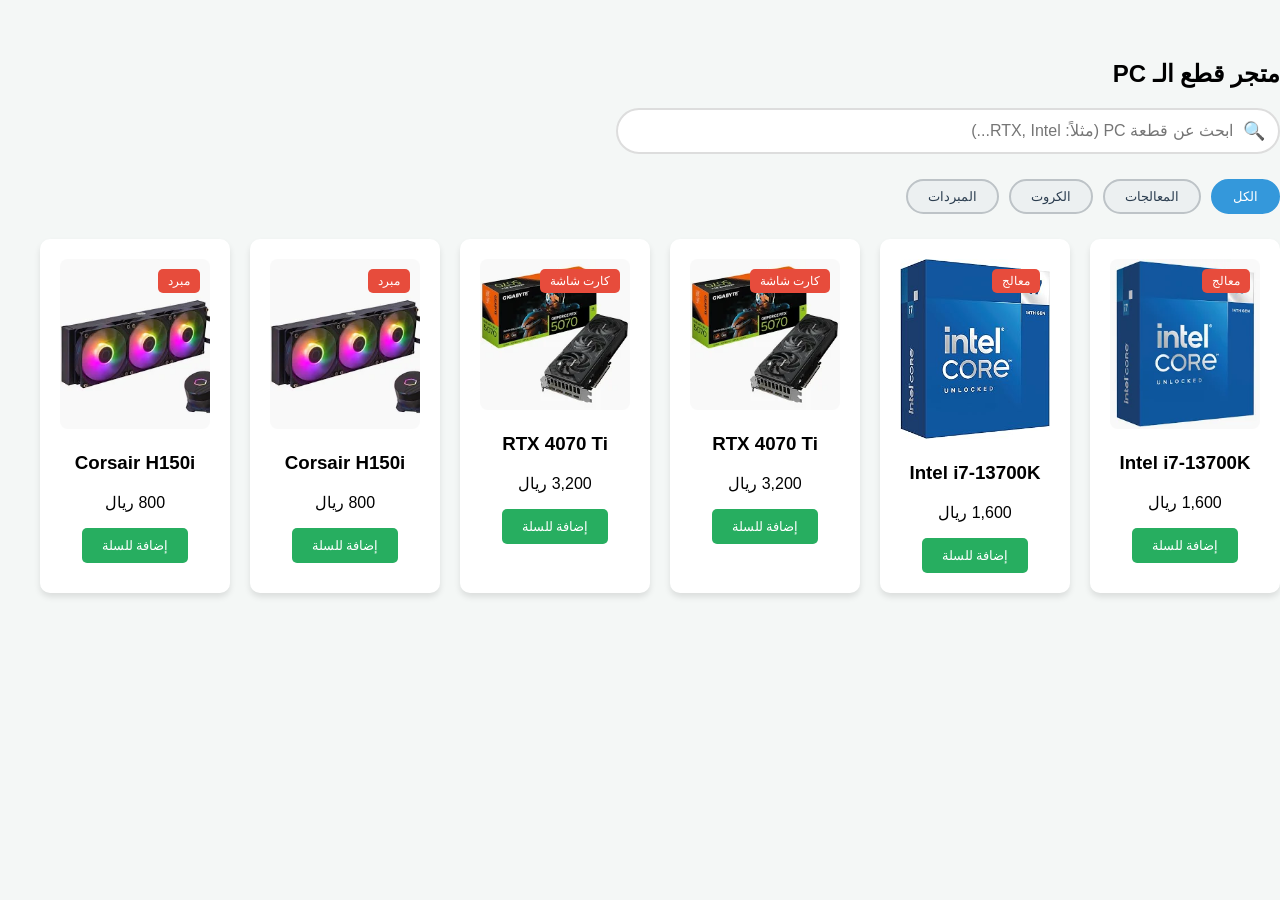
<file: index.html>
<!DOCTYPE html>
<html lang="ar" dir="rtl">
<head>
    <meta charset="UTF-8">
    <meta name="viewport" content="width=device-width, initial-scale=1.0">
    <title>متجر PC Pro - احترافية في عالم الكمبيوتر</title>
    <link rel="stylesheet" href="css/style.css">
    <link rel="icon" href="favicon.ico" type="image/x-icon">
</head>
<body>

    <!-- القائمة الجانبية -->
    <nav class="sidebar">
        <div class="logo">
            <h2>PC Store</h2>
        </div>
        <ul class="nav-links">
            <li class="nav-item active" onclick="showPage('home')">🏠 الرئيسية</li>
            <li class="nav-item" onclick="showPage('profile')">👤 الملف الشخصي</li>
            <li class="nav-item" onclick="showPage('cart')">🛒 السلة <span id="cart-count">0</span></li>
            <li class="nav-item" onclick="showPage('tracking')">📦 تتبع الطلب</li>
            <li class="nav-item" onclick="showPage('address')">📍 العنوان الوطني</li>
            <li class="nav-item" onclick="showPage('settings')">⚙️ الإعدادات</li>
        </ul>
    </nav>

    <!-- المحتوى الرئيسي -->
    <main class="content">
        
        <!-- صفحة المتجر الرئيسية -->
        <section id="home" class="page active">
            <header class="page-header">
                <h1>متجر قطع الـ PC</h1>
                <!-- شريط البحث -->
                <div class="search-container">
                    <input type="text" id="searchInput" placeholder="ابحث عن قطعة PC (مثلاً: RTX, Intel...)" onkeyup="searchProduct()">
                    <span class="search-icon">🔍</span>
                </div>
            </header>

            <!-- أزرار الأقسام -->
            <div class="filter-buttons">
                <button class="filter-btn active" onclick="filterProduct('all')">الكل</button>
                <button class="filter-btn" onclick="filterProduct('cpu')">المعالجات</button>
                <button class="filter-btn" onclick="filterProduct('gpu')">الكروت</button>
                <button class="filter-btn" onclick="filterProduct('cooler')">المبردات</button>
            </div>

            <div class="product-grid" id="product-grid">
                <!-- قسم المعالجات -->
                <article class="product-card cpu">
                    <div class="badge">معالج</div>
                    <img src="img/Intel i7-13700K.webp" alt="Intel i7-13700K">
                    <h3>Intel i7-13700K</h3>
                    <p class="price">1,600 ريال</p>
                    <button class="add-btn" onclick="addToCart('i7-13700K', 1600)">إضافة للسلة</button>
                </article>

                 <article class="product-card cpu">
                    <div class="badge">معالج</div>
                    <img src="img/i9-14900K.jpg" alt="Intel i9-14900K">
                    <h3>Intel i7-13700K</h3>
                    <p class="price">1,600 ريال</p>
                    <button class="add-btn" onclick="addToCart('i7-13700K', 1600)">إضافة للسلة</button>
                </article>

                <!-- قسم الكروت -->
                <article class="product-card gpu">
                    <div class="badge">كارت شاشة</div>
                    <img src="img/download.webp" alt="RTX 4070 Ti">
                    <h3>RTX 4070 Ti</h3>
                    <p class="price">3,200 ريال</p>
                    <button class="add-btn" onclick="addToCart('RTX 4070 Ti', 3200)">إضافة للسلة</button>
                </article>

                <article class="product-card gpu">
                    <div class="badge">كارت شاشة</div>
                    <img src="img/download.webp" alt="RTX 4070 Ti">
                    <h3>RTX 4070 Ti</h3>
                    <p class="price">3,200 ريال</p>
                    <button class="add-btn" onclick="addToCart('RTX 4070 Ti', 3200)">إضافة للسلة</button>
                </article>

                <!-- قسم المبردات -->
                <article class="product-card cooler">
                    <div class="badge">مبرد</div>
                    <img src="img/Cooler.webp" alt="Corsair H150i">
                    <h3>Corsair H150i</h3>
                    <p class="price">800 ريال</p>
                    <button class="add-btn" onclick="addToCart('Corsair Cooler', 800)">إضافة للسلة</button>
                
                </article>
                <article class="product-card cooler">
                    <div class="badge">مبرد</div>
                    <img src="img/Cooler.webp" alt="Corsair H150i">
                    <h3>Corsair H150i</h3>
                    <p class="price">800 ريال</p>
                    <button class="add-btn" onclick="addToCart('Corsair Cooler', 800)">إضافة للسلة</button>
                
                </article>
            </div>
        </section>

        <!-- صفحة السلة -->
        <section id="cart" class="page">
            <h1>سلة المشتريات</h1>
            <div class="card" id="cart-container">
                <div id="cart-items">السلة فارغة حالياً.</div>
                <hr>
                <div id="cart-total">إجمالي المبلغ: 0 ريال</div>
                <button class="checkout-btn" onclick="checkout()">إتمام الشراء</button>
            </div>
        </section>

        <!-- باقي الأقسام (بقيت كما هي مع إضافة كلاسات CSS موحدة) -->
        <section id="profile" class="page">
            <h1>ملفي الشخصي</h1>
            <div class="card info-card">
                <p><strong>الاسم:</strong> أحمد محمد</p>
                <p><strong>البريد:</strong> ahmed@example.com</p>
            </div>
        </section>

        <section id="tracking" class="page">
            <h1>تتبع طلبك</h1>
            <div class="card tracking-card">
                <p>حالة الطلب: <span class="status-text">قيد التوصيل</span></p>
                <div class="progress-container">
                    <div class="progress-bar" style="width: 65%;"></div>
                </div>
            </div>
        </section>

    </main>

    <script src="js/script.js"></script>
</body>
</html>
</file>
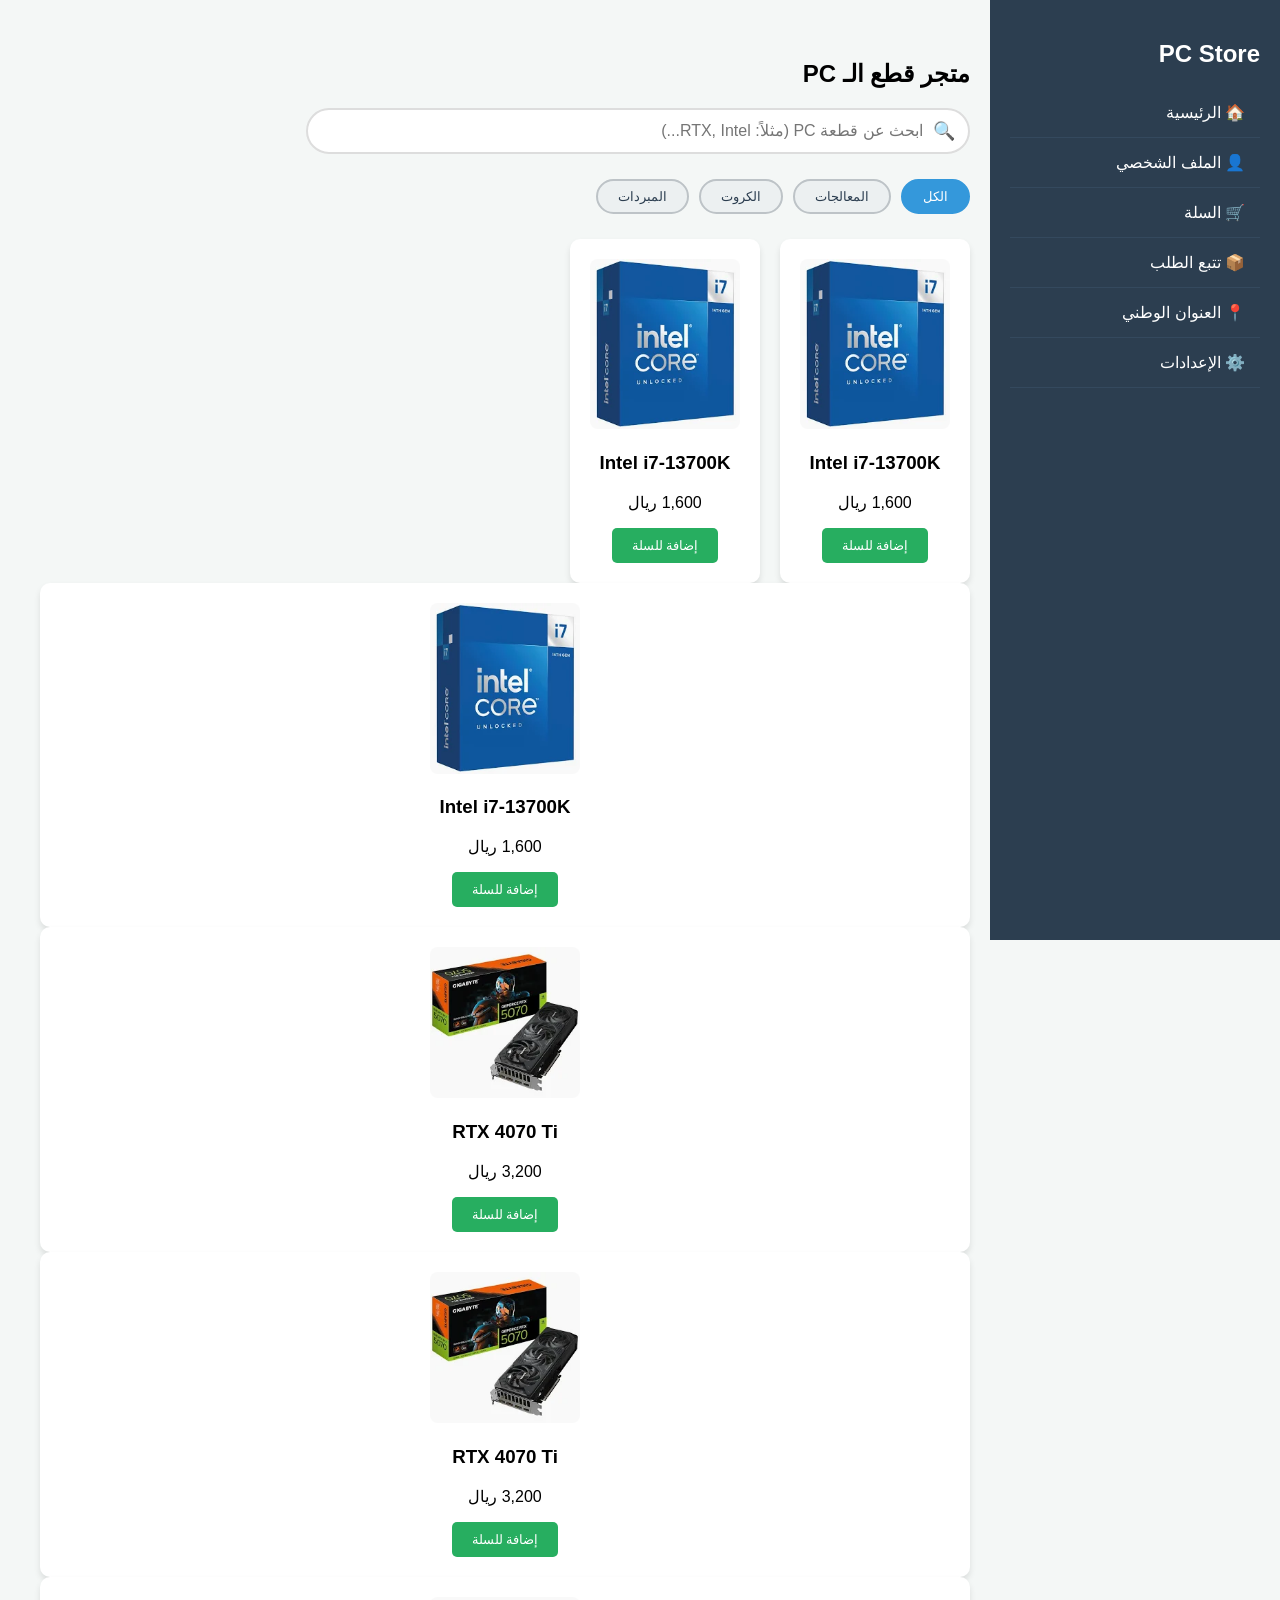
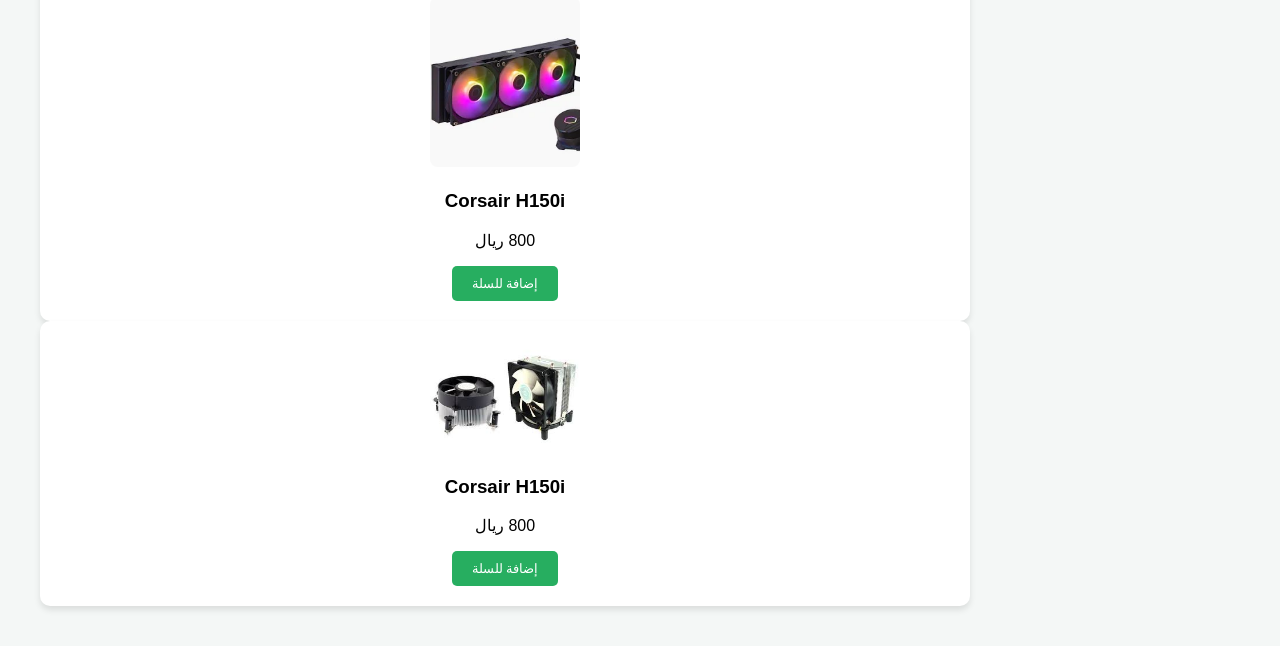
<file: htmlF.html>
<!DOCTYPE html>
<html lang="ar" dir="rtl">
<head>
    <meta charset="UTF-8">
    <meta name="viewport" content="width=device-width, initial-scale=1.0">
    <title>متجر PC Pro</title>
    <link rel="stylesheet" href="style.css">
</head>
<body>

    <!-- القائمة الجانبية -->
    <nav class="sidebar">
        <h2>PC Store</h2>
        <ul>
            <li onclick="showPage('home')">🏠 الرئيسية</li>
            <li onclick="showPage('profile')">👤 الملف الشخصي</li>
            <li onclick="showPage('cart')">🛒 السلة</li>
            <li onclick="showPage('tracking')">📦 تتبع الطلب</li>
            <li onclick="showPage('address')">📍 العنوان الوطني</li>
            <li onclick="showPage('settings')">⚙️ الإعدادات</li>
        </ul>
    </nav>

    <!-- المحتوى الرئيسي -->
    <main class="content"><section id="home" class="page active">
    <h1>متجر قطع الـ PC</h1>
<!-- شريط البحث -->
<div class="search-container">
    <input type="text" id="searchInput" placeholder="ابحث عن قطعة PC (مثلاً: RTX, Intel...)" onkeyup="searchProduct()">
    <span class="search-icon">🔍</span>
</div>



    <!-- أزرار الأقسام -->
    <div class="filter-buttons">
        <button class="filter-btn active" onclick="filterProduct('all')">الكل</button>
        <button class="filter-btn" onclick="filterProduct('cpu')">المعالجات</button>
        <button class="filter-btn" onclick="filterProduct('gpu')">الكروت</button>
        <button class="filter-btn" onclick="filterProduct('cooler')">المبردات</button>
    </div>

    <div class="product-grid" id="product-grid">
        <!-- قسم المعالجات -->
        <div class="product-card cpu">
            <img src="download (1).webp">
            <h3>Intel i7-13700K</h3>
            <p>1,600 ريال</p>
            <button onclick="addToCart('i7-13700K', 1600)">إضافة للسلة</button>
        </div>
        <div class="product-card cpu">
            <img src="download (1).webp">
            <h3>Intel i7-13700K</h3>
            <p>1,600 ريال</p>
            <button onclick="addToCart('i7-13700K', 1600)">إضافة للسلة</button>
        </div>
        </div>
        <div class="product-card cpu">
            <img src="download (1).webp">
            <h3>Intel i7-13700K</h3>
            <p>1,600 ريال</p>
            <button onclick="addToCart('i7-13700K', 1600)">إضافة للسلة</button>
        </div>

        <!-- قسم الكروت -->
        <div class="product-card gpu">
            <img src="download.webp">
            <h3>RTX 4070 Ti</h3>
            <p>3,200 ريال</p>
            <button onclick="addToCart('RTX 4070 Ti', 3200)">إضافة للسلة</button>
        </div>
         <div class="product-card gpu">
            <img src="download.webp">
            <h3>RTX 4070 Ti</h3>
            <p>3,200 ريال</p>
            <button onclick="addToCart('RTX 4070 Ti', 3200)">إضافة للسلة</button>
        </div>

        <!-- قسم المبردات -->
        <div class="product-card cooler">
            <img src="Cooler.webp">
            <h3>Corsair H150i</h3>
            <p>800 ريال</p>
            <button onclick="addToCart('Corsair Cooler', 800)">إضافة للسلة</button>
        </div>
         <div class="product-card cooler">
            <img src="cooler2.jpeg">
            <h3>Corsair H150i</h3>
            <p>800 ريال</p>
            <button onclick="addToCart('Corsair Cooler', 800)">إضافة للسلة</button>
        </div>
        
        <!-- أضف المزيد هنا مع تغيير الكلاس (cpu, gpu, cooler) -->
    </div>
</section>


        <!-- صفحة السلة -->
        <section id="cart" class="page">
            <h1>سلة المشتريات</h1>
            <div id="cart-items">السلة فارغة حالياً.</div>
        </section>

        <!-- الملف الشخصي -->
        <section id="profile" class="page">
            <h1>ملفي الشخصي</h1>
            <div class="card">
                <p><strong>الاسم:</strong> أحمد محمد</p>
                <p><strong>البريد:</strong> ahmed@example.com</p>
            </div>
        </section>

        <!-- تتبع الطلب -->
        <section id="tracking" class="page">
            <h1>تتبع طلبك</h1>
            <div class="tracking-status">
                <p>حالة الطلب: <span style="color: green;">قيد التوصيل</span></p>
                <div class="progress-bar"></div>
            </div>
        </section>

        <!-- العنوان الوطني -->
        <section id="address" class="page">
            <h1>العنوان الوطني</h1>
            <form class="card">
                <input type="text" placeholder="رقم المبنى">
                <input type="text" placeholder="اسم الشارع">
                <input type="text" placeholder="الرمز البريدي">
                <button type="button">حفظ العنوان</button>
            </form>
        </section>

        <!-- الإعدادات -->
        <section id="settings" class="page">
            <h1>الإعدادات</h1>
            <label><input type="checkbox"> تفعيل التنبيهات</label><br><br>
            <label><input type="checkbox"> الوضع الليلي</label>
        </section>

    </main>

    <script src="script.js"></script>
</body>
</html>
</file>
<file: css/style.css>
body {
    font-family: 'Segoe UI', Tahoma, Geneva, Verdana, sans-serif;
    margin: 0;
    display: flex;
    background-color: #f4f7f6;
}

.sidebar {
    width: 250px;
    background: #2c3e50;
    color: white;
    height: 100vh;
    padding: 20px;
    position: fixed;
}

.sidebar ul { list-style: none; padding: 0; }
.sidebar li {
    padding: 15px;
    cursor: pointer;
    border-bottom: 1px solid #34495e;
}
.sidebar li:hover { background: #34495e; }

.content {
    margin-right: 270px;
    padding: 40px;
    width: 100%;
}

.page { display: none; }
.page.active { display: block; }

.product-grid { display: flex; gap: 20px; }
.product-card {
    background: white;
    padding: 20px;
    border-radius: 10px;
    box-shadow: 0 4px 6px rgba(0,0,0,0.1);
    text-align: center;
}

.product-card img { width: 150px; border-radius: 8px; }

.card {
    background: white;
    padding: 20px;
    border-radius: 10px;
    max-width: 400px;
}

input {
    width: 90%;
    padding: 10px;
    margin: 10px 0;
    display: block;
}

button {
    background: #27ae60;
    color: white;
    border: none;
    padding: 10px 20px;
    cursor: pointer;
    border-radius: 5px;
}
.filter-buttons {
    margin-bottom: 25px;
    display: flex;
    gap: 10px;
}

.filter-btn {
    background: #ecf0f1;
    color: #2c3e50;
    border: 2px solid #bdc3c7;
    padding: 8px 20px;
    border-radius: 20px;
    transition: 0.3s;
}

.filter-btn.active, .filter-btn:hover {
    background: #3498db;
    color: white;
    border-color: #3498db;
}

/* حركة بسيطة عند إخفاء المنتجات */
.product-card {
    transition: transform 0.3s, opacity 0.3s;
}
.search-container {
    position: relative;
    max-width: 600px;
    margin-bottom: 25px;
}

#searchInput {
    width: 100%;
    padding: 12px 45px 12px 15px;
    border: 2px solid #ddd;
    border-radius: 25px;
    font-size: 16px;
    outline: none;
    transition: 0.3s;
}

#searchInput:focus {
    border-color: #3498db;
    box-shadow: 0 0 8px rgba(52, 152, 219, 0.2);
}

.search-icon {
    position: absolute;
    right: 15px;
    top: 50%;
    transform: translateY(-50%);
    font-size: 18px;
    color: #7f8c8d;
}
.badge {
    background: #e74c3c;
    color: white;
    padding: 5px 10px;
    font-size: 12px;
    border-radius: 5px;
    display: inline-block;
    position: absolute;
    margin: 10px;
}

.product-card {
    position: relative; /* ضروري لظهور التاج (Badge) فوق الكرت */
}
</file>
<file: style.css>
body {
    font-family: 'Segoe UI', Tahoma, Geneva, Verdana, sans-serif;
    margin: 0;
    display: flex;
    background-color: #f4f7f6;
}

.sidebar {
    width: 250px;
    background: #2c3e50;
    color: white;
    height: 100vh;
    padding: 20px;
    position: fixed;
}

.sidebar ul { list-style: none; padding: 0; }
.sidebar li {
    padding: 15px;
    cursor: pointer;
    border-bottom: 1px solid #34495e;
}
.sidebar li:hover { background: #34495e; }

.content {
    margin-right: 270px;
    padding: 40px;
    width: 100%;
}

.page { display: none; }
.page.active { display: block; }

.product-grid { display: flex; gap: 20px; }
.product-card {
    background: white;
    padding: 20px;
    border-radius: 10px;
    box-shadow: 0 4px 6px rgba(0,0,0,0.1);
    text-align: center;
}

.product-card img { width: 150px; border-radius: 8px; }

.card {
    background: white;
    padding: 20px;
    border-radius: 10px;
    max-width: 400px;
}

input {
    width: 90%;
    padding: 10px;
    margin: 10px 0;
    display: block;
}

button {
    background: #27ae60;
    color: white;
    border: none;
    padding: 10px 20px;
    cursor: pointer;
    border-radius: 5px;
}
.filter-buttons {
    margin-bottom: 25px;
    display: flex;
    gap: 10px;
}

.filter-btn {
    background: #ecf0f1;
    color: #2c3e50;
    border: 2px solid #bdc3c7;
    padding: 8px 20px;
    border-radius: 20px;
    transition: 0.3s;
}

.filter-btn.active, .filter-btn:hover {
    background: #3498db;
    color: white;
    border-color: #3498db;
}

/* حركة بسيطة عند إخفاء المنتجات */
.product-card {
    transition: transform 0.3s, opacity 0.3s;
}
.search-container {
    position: relative;
    max-width: 600px;
    margin-bottom: 25px;
}

#searchInput {
    width: 100%;
    padding: 12px 45px 12px 15px;
    border: 2px solid #ddd;
    border-radius: 25px;
    font-size: 16px;
    outline: none;
    transition: 0.3s;
}

#searchInput:focus {
    border-color: #3498db;
    box-shadow: 0 0 8px rgba(52, 152, 219, 0.2);
}

.search-icon {
    position: absolute;
    right: 15px;
    top: 50%;
    transform: translateY(-50%);
    font-size: 18px;
    color: #7f8c8d;
}
.badge {
    background: #e74c3c;
    color: white;
    padding: 5px 10px;
    font-size: 12px;
    border-radius: 5px;
    display: inline-block;
    position: absolute;
    margin: 10px;
}

.product-card {
    position: relative; /* ضروري لظهور التاج (Badge) فوق الكرت */
}
</file>
